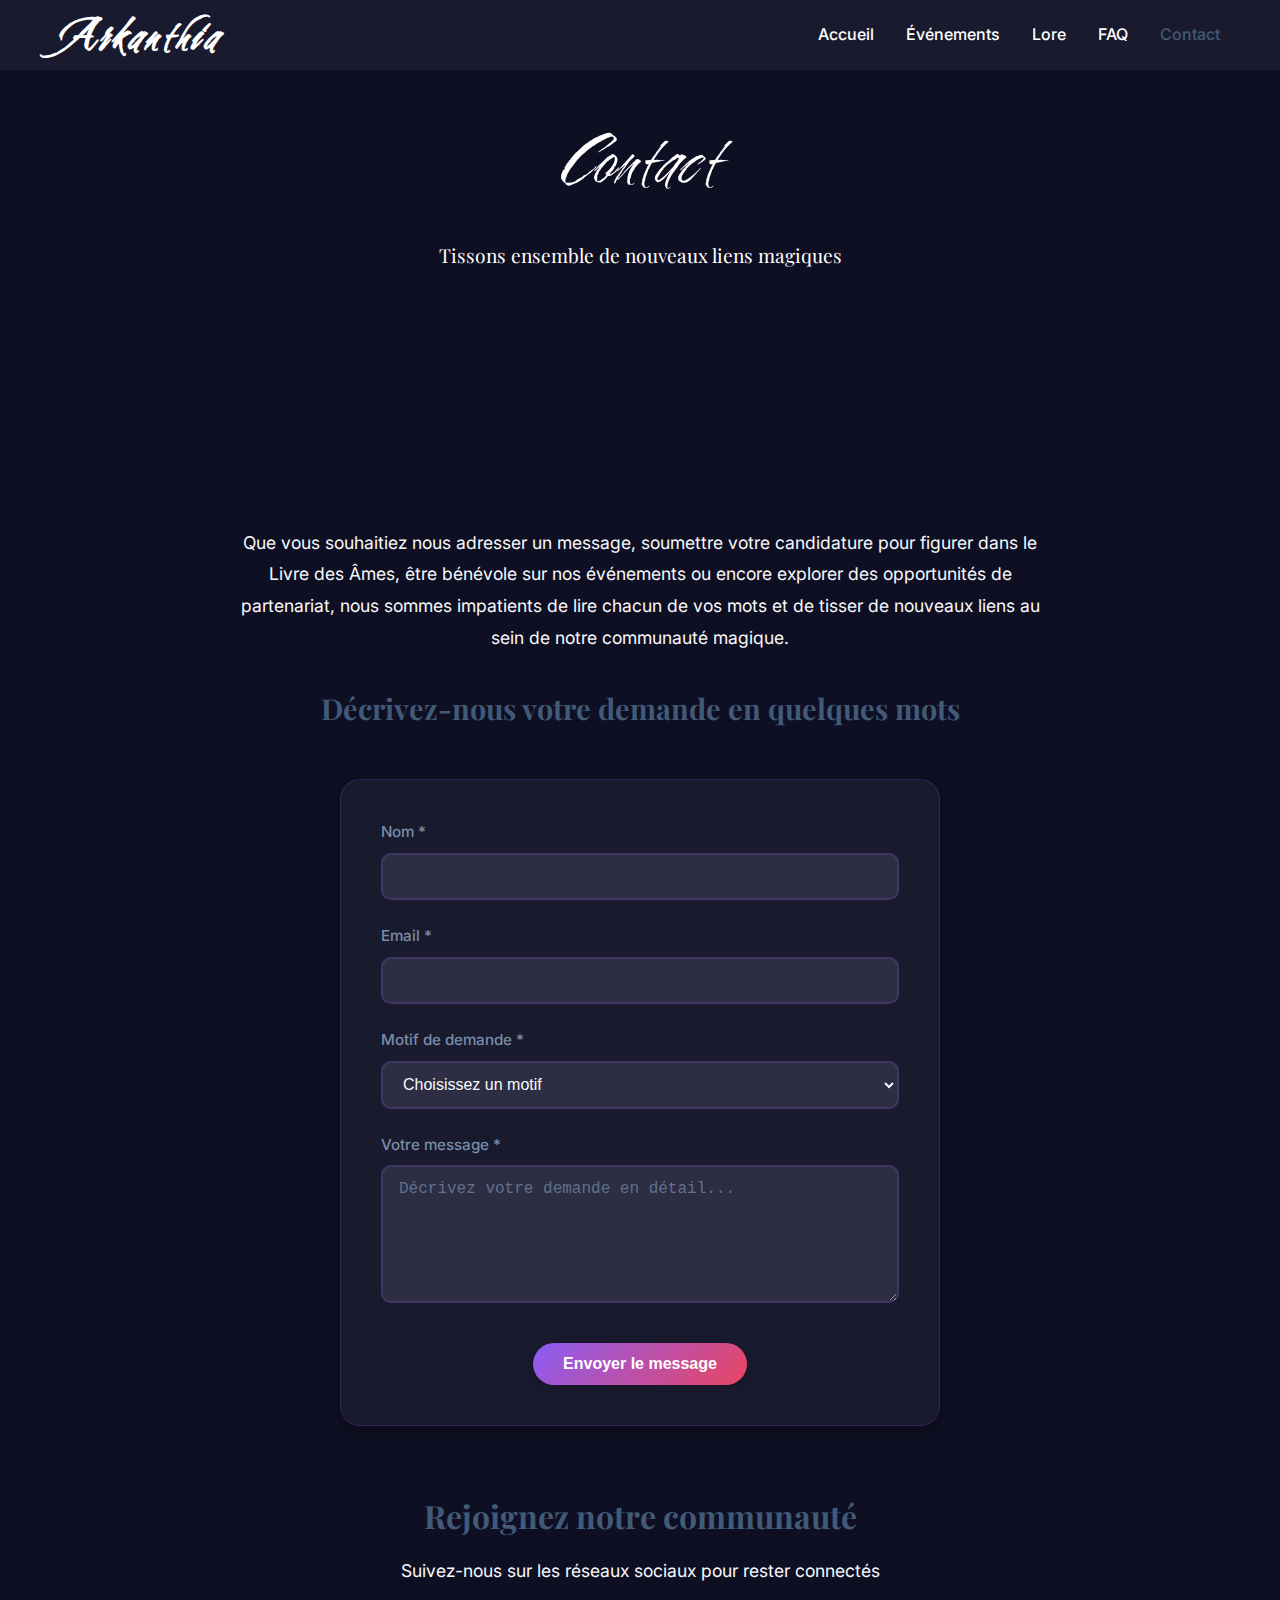
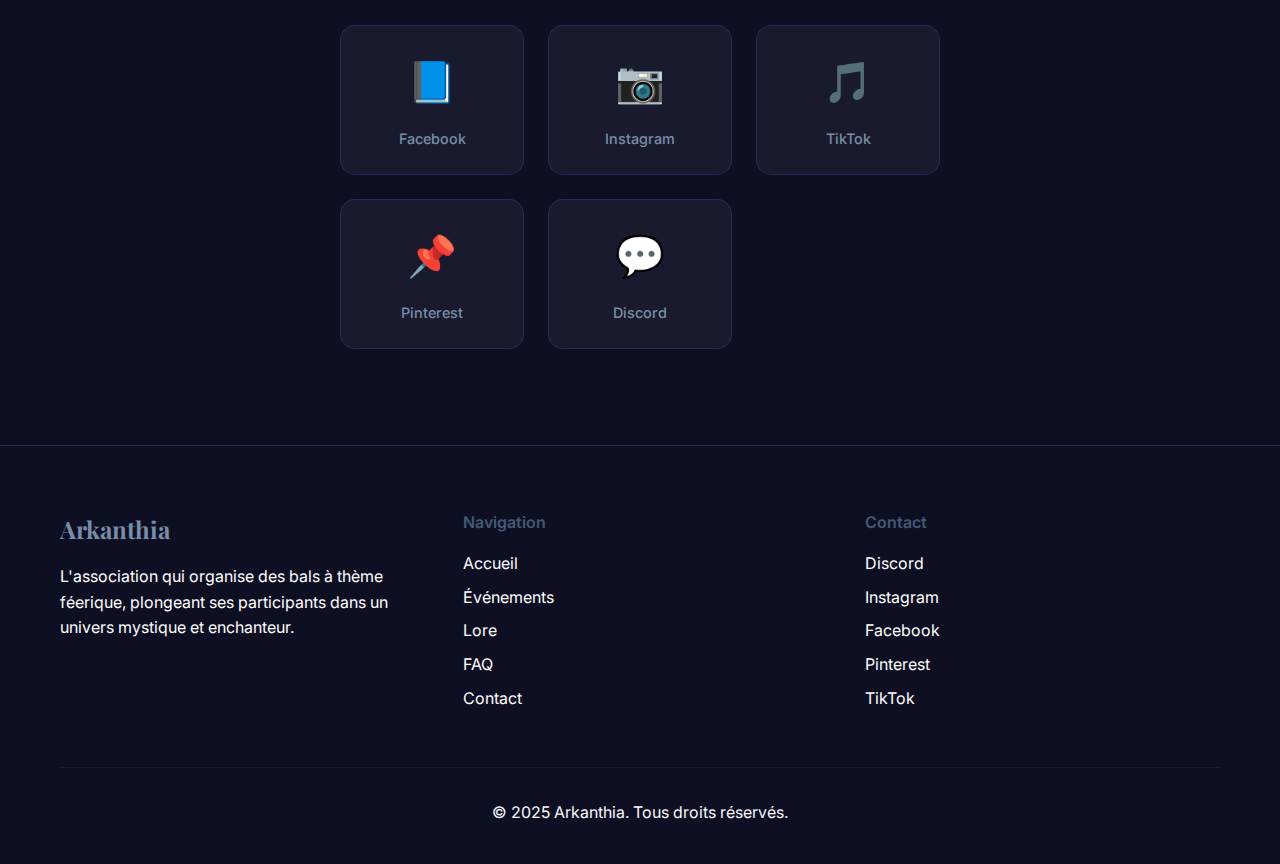
<file: contact.html>
<!DOCTYPE html>
<html lang="fr">

<head>
    <meta charset="UTF-8">
    <meta name="viewport" content="width=device-width, initial-scale=1.0">
    <title>Contact - Arkanthia</title>
    <link rel="stylesheet" href="css/styles.css">
    <link rel="icon" href="img/Logo150x150.png">
    <link rel="preconnect" href="https://fonts.googleapis.com">
    <link rel="preconnect" href="https://fonts.gstatic.com" crossorigin>
    <link rel="icon" href="https://fonts.gstatic.com/s/i/productlogos/google/v2/1x/logo_google_google_logo_2021_css_48px_big.png">
    <link
        href="https://fonts.googleapis.com/css2?family=Inter:wght@300;400;500;600;700&family=Playfair+Display:wght@400;500;600;700&display=swap"
        rel="stylesheet">
    <link href="https://fonts.googleapis.com/css2?family=Cherish&display=swap" rel="stylesheet">
</head>

<body>
    <!-- Navigation -->
    <nav class="navbar">
        <div class="nav-container">
            <div class="nav-logo">
                <h1>Arkanthia</h1>
            </div>
            <div class="nav-menu" id="nav-menu">
                <a href="index.html" class="nav-link">Accueil</a>
                <a href="evenements.html" class="nav-link">Événements</a>
                <a href="lore.html" class="nav-link">Lore</a>
                <a href="faq.html" class="nav-link">FAQ</a>
                <a href="contact.html" class="nav-link active">Contact</a>
            </div>
            <div class="nav-toggle" id="nav-toggle">
                <span></span>
                <span></span>
                <span></span>
            </div>
        </div>
    </nav>

    <!-- Hero Section -->
    <section class="contact-page-hero">
        <div class="container">
            <div class="section-header">
                <h1 class="section-title">Contact</h1>
                <p class="section-subtitle">Tissons ensemble de nouveaux liens magiques</p>
            </div>
        </div>
    </section>

    <!-- Contact Section -->
    <section class="contact-section">
        <div class="container">
            <!-- Description -->
            <div class="contact-description">
                <p>Que vous souhaitiez nous adresser un message, soumettre votre candidature pour figurer dans le Livre des Âmes, être bénévole sur nos événements ou encore explorer des opportunités de partenariat, nous sommes impatients de lire chacun de vos mots et de tisser de nouveaux liens au sein de notre communauté magique.</p>
                <h3 class="contact-form-title">Décrivez-nous votre demande en quelques mots</h3>
            </div>

            <!-- Formulaire de Contact -->
            <div class="contact-form-container">
                <form class="contact-form" action="#" method="POST">
                    <div class="form-group">
                        <label for="name" class="form-label">Nom *</label>
                        <input type="text" id="name" name="name" class="form-input" required>
                    </div>

                    <div class="form-group">
                        <label for="email" class="form-label">Email *</label>
                        <input type="email" id="email" name="email" class="form-input" required>
                    </div>

                    <div class="form-group">
                        <label for="subject" class="form-label">Motif de demande *</label>
                        <select id="subject" name="subject" class="form-select" required>
                            <option value="">Choisissez un motif</option>
                            <option value="demande-info">Demande d'informations</option>
                            <option value="benevole">Être bénévole</option>
                            <option value="prestataire">Être prestataire</option>
                            <option value="partenariat">Un Partenariat</option>
                            <option value="livre-ames">Le livre des âmes</option>
                            <option value="reclamation">Réclamation</option>
                            <option value="autre">Autre</option>
                        </select>
                    </div>

                    <div class="form-group">
                        <label for="message" class="form-label">Votre message *</label>
                        <textarea id="message" name="message" class="form-textarea" rows="6" placeholder="Décrivez votre demande en détail..." required></textarea>
                    </div>

                    <div class="form-actions">
                        <button type="submit" class="btn btn-primary">Envoyer le message</button>
                    </div>
                </form>
            </div>

            <!-- Liens Sociaux -->
            <div class="social-links-section">
                <h3 class="social-links-title">Rejoignez notre communauté</h3>
                <p class="social-links-subtitle">Suivez-nous sur les réseaux sociaux pour rester connectés</p>
                
                <div class="social-links-grid">
                    <a href="https://www.facebook.com/people/Arkanthia/61557889413712/" class="social-link facebook">
                        <div class="social-icon">📘</div>
                        <span class="social-name">Facebook</span>
                    </a>
                    
                    <a href="https://www.instagram.com/talesofarkanthia/" class="social-link instagram">
                        <div class="social-icon">📷</div>
                        <span class="social-name">Instagram</span>
                    </a>
                    
                    <a href="https://www.tiktok.com/@talesofarkanthia" class="social-link tiktok">
                        <div class="social-icon">🎵</div>
                        <span class="social-name">TikTok</span>
                    </a>
                    
                    <a href="https://www.pinterest.fr/talesofarkanthia" class="social-link pinterest">
                        <div class="social-icon">📌</div>
                        <span class="social-name">Pinterest</span>
                    </a>
                    
                    <a href="https://discord.com/invite/2PE3yMR7Ep" class="social-link discord">
                        <div class="social-icon">💬</div>
                        <span class="social-name">Discord</span>
                    </a>
                </div>
            </div>
        </div>
    </section>

    <!-- Footer -->
    <footer class="footer">
        <div class="container">
            <div class="footer-content">
                <div class="footer-section">
                    <h3 class="footer-title">Arkanthia</h3>
                    <p>L'association qui organise des bals à thème féerique, plongeant ses participants dans un univers
                        mystique et enchanteur.</p>
                </div>
                <div class="footer-section">
                    <h4>Navigation</h4>
                    <ul class="footer-links">
                        <li><a href="index.html">Accueil</a></li>
                        <li><a href="evenements.html">Événements</a></li>
                        <li><a href="lore.html">Lore</a></li>
                        <li><a href="faq.html">FAQ</a></li>
                        <li><a href="contact.html">Contact</a></li>
                    </ul>
                </div>
                <div class="footer-section">
                    <h4>Contact</h4>
                    <ul class="footer-links">
                        <li><a href="https://discord.com/invite/2PE3yMR7Ep">Discord</a></li>
                        <li><a href="https://www.instagram.com/talesofarkanthia/">Instagram</a></li>
                        <li><a href="https://www.facebook.com/p/Arkanthia-61557889413712/">Facebook</a></li>
                        <li><a href="https://www.pinterest.fr/talesofarkanthia">Pinterest</a></li>
                        <li><a href="https://www.tiktok.com/@talesofarkanthia">TikTok</a></li>
                    </ul>
                </div>
            </div>
            <div class="footer-bottom">
                <p>&copy; 2025 Arkanthia. Tous droits réservés.</p>
            </div>
        </div>
    </footer>

    <script src="js/main.js"></script>
</body>

</html>
</file>
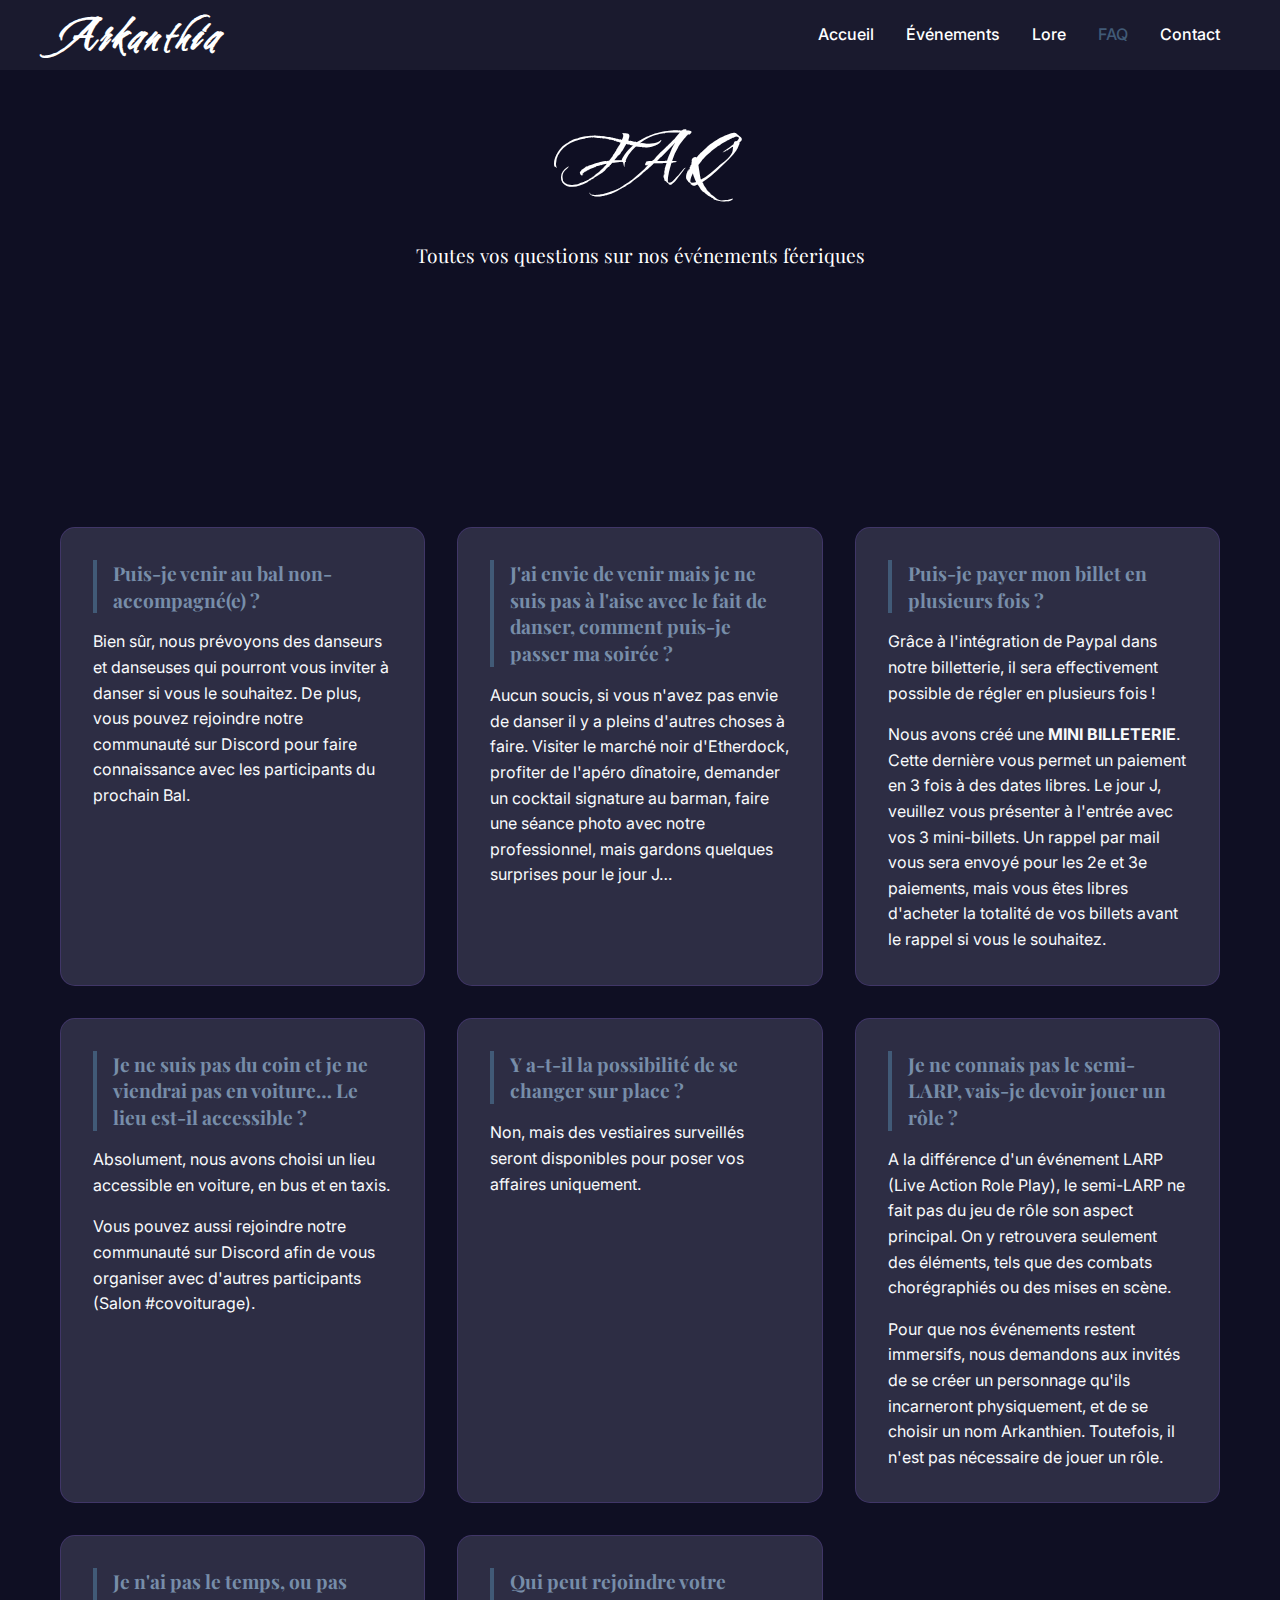
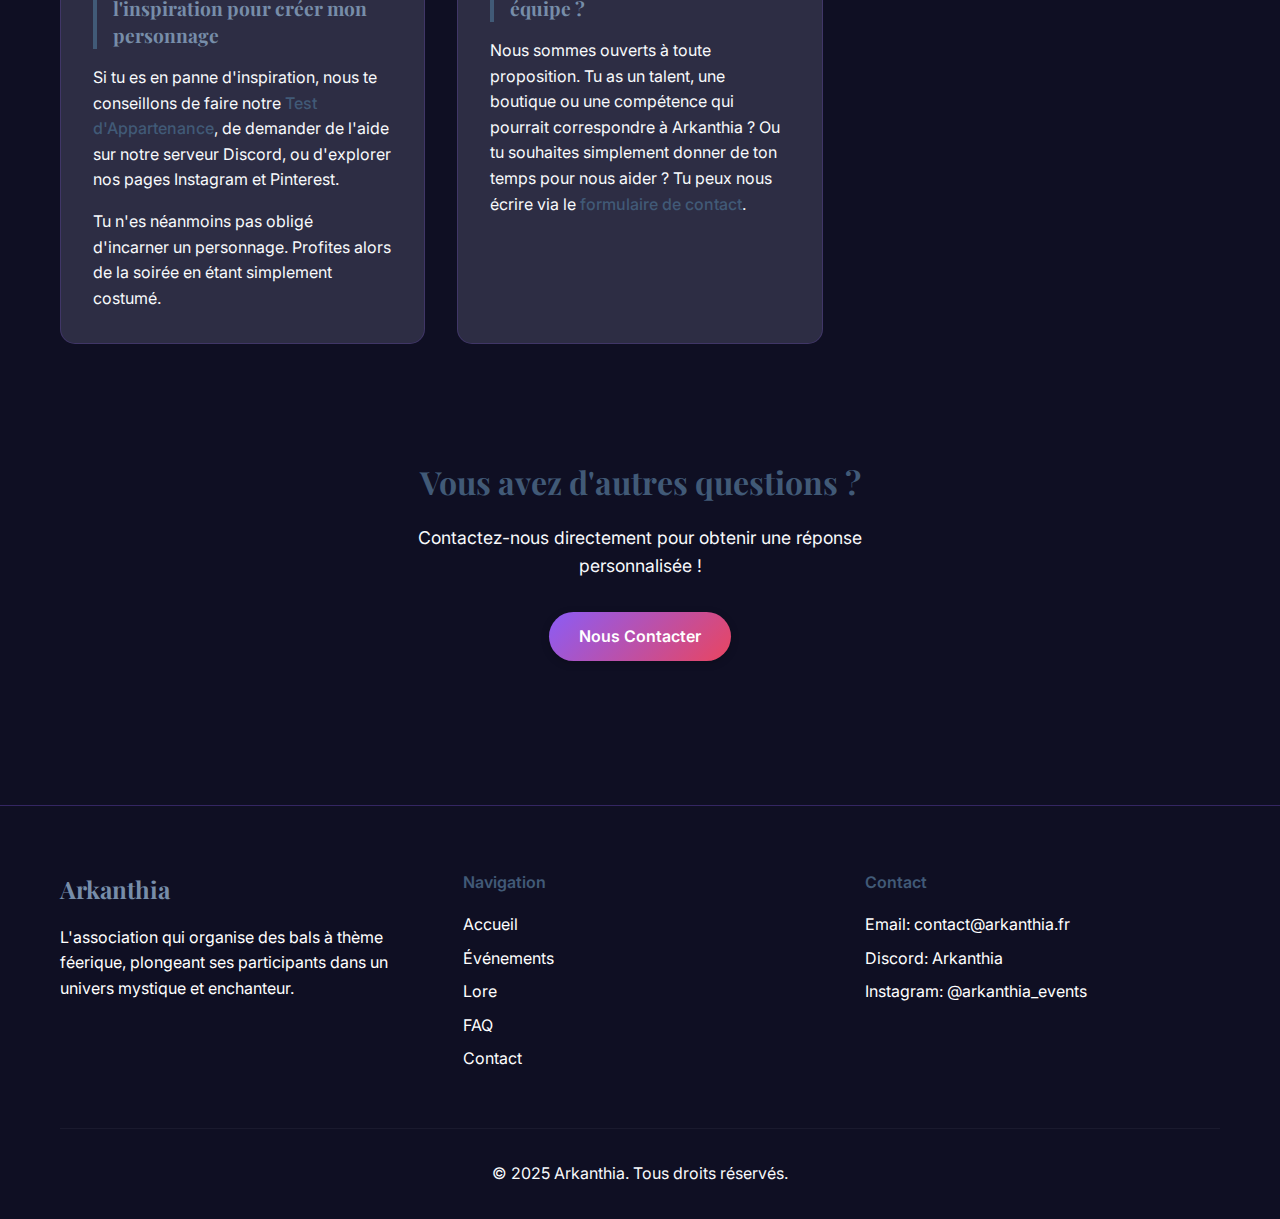
<file: faq.html>
<!DOCTYPE html>
<html lang="fr">

<head>
    <meta charset="UTF-8">
    <meta name="viewport" content="width=device-width, initial-scale=1.0">
    <title>FAQ - Arkanthia</title>
    <link rel="stylesheet" href="css/styles.css">
    <link rel="icon" href="img/Logo150x150.png">
    <link rel="preconnect" href="https://fonts.googleapis.com">
    <link rel="preconnect" href="https://fonts.gstatic.com" crossorigin>
    <link
        href="https://fonts.googleapis.com/css2?family=Inter:wght@300;400;500;600;700&family=Playfair+Display:wght@400;500;600;700&display=swap"
        rel="stylesheet">
    <link href="https://fonts.googleapis.com/css2?family=Cherish&display=swap" rel="stylesheet">
</head>

<body>
    <!-- Navigation -->
    <nav class="navbar">
        <div class="nav-container">
            <div class="nav-logo">
                <h1>Arkanthia</h1>
            </div>
            <div class="nav-menu">
                <a href="index.html" class="nav-link">Accueil</a>
                <a href="evenements.html" class="nav-link">Événements</a>
                <a href="lore.html" class="nav-link">Lore</a>
                <a href="faq.html" class="nav-link active">FAQ</a>
                <a href="contact.html" class="nav-link">Contact</a>
            </div>
            <div class="nav-toggle">
                <span></span>
                <span></span>
                <span></span>
            </div>
        </div>
    </nav>

    <!-- Hero Section -->
    <section class="faq-page-hero">
        <div class="container">
            <div class="section-header">
                <h1 class="section-title">FAQ</h1>
                <p class="section-subtitle">Toutes vos questions sur nos événements féeriques</p>
            </div>
        </div>
    </section>

    <!-- FAQ Section -->
    <section class="faq-section">
        <div class="container">
            <div class="faq-grid">
                <!-- Question 1 -->
                <div class="faq-item">
                    <h3 class="faq-question">Puis-je venir au bal non-accompagné(e) ?</h3>
                    <div class="faq-answer">
                        <p>Bien sûr, nous prévoyons des danseurs et danseuses qui pourront vous inviter à danser si vous le souhaitez. De plus, vous pouvez rejoindre notre communauté sur Discord pour faire connaissance avec les participants du prochain Bal.</p>
                    </div>
                </div>

                <!-- Question 2 -->
                <div class="faq-item">
                    <h3 class="faq-question">J'ai envie de venir mais je ne suis pas à l'aise avec le fait de danser, comment puis-je passer ma soirée ?</h3>
                    <div class="faq-answer">
                        <p>Aucun soucis, si vous n'avez pas envie de danser il y a pleins d'autres choses à faire. Visiter le marché noir d'Etherdock, profiter de l'apéro dînatoire, demander un cocktail signature au barman, faire une séance photo avec notre professionnel, mais gardons quelques surprises pour le jour J…</p>
                    </div>
                </div>

                <!-- Question 3 -->
                <div class="faq-item">
                    <h3 class="faq-question">Puis-je payer mon billet en plusieurs fois ?</h3>
                    <div class="faq-answer">
                        <p>Grâce à l'intégration de Paypal dans notre billetterie, il sera effectivement possible de régler en plusieurs fois !</p>
                        <p>Nous avons créé une <strong>MINI BILLETERIE</strong>. Cette dernière vous permet un paiement en 3 fois à des dates libres. Le jour J, veuillez vous présenter à l'entrée avec vos 3 mini-billets. Un rappel par mail vous sera envoyé pour les 2e et 3e paiements, mais vous êtes libres d'acheter la totalité de vos billets avant le rappel si vous le souhaitez.</p>
                    </div>
                </div>

                <!-- Question 4 -->
                <div class="faq-item">
                    <h3 class="faq-question">Je ne suis pas du coin et je ne viendrai pas en voiture… Le lieu est-il accessible ?</h3>
                    <div class="faq-answer">
                        <p>Absolument, nous avons choisi un lieu accessible en voiture, en bus et en taxis.</p>
                        <p>Vous pouvez aussi rejoindre notre communauté sur Discord afin de vous organiser avec d'autres participants (Salon #covoiturage).</p>
                    </div>
                </div>

                <!-- Question 5 -->
                <div class="faq-item">
                    <h3 class="faq-question">Y a-t-il la possibilité de se changer sur place ?</h3>
                    <div class="faq-answer">
                        <p>Non, mais des vestiaires surveillés seront disponibles pour poser vos affaires uniquement.</p>
                    </div>
                </div>

                <!-- Question 6 -->
                <div class="faq-item">
                    <h3 class="faq-question">Je ne connais pas le semi-LARP, vais-je devoir jouer un rôle ?</h3>
                    <div class="faq-answer">
                        <p>A la différence d'un événement LARP (Live Action Role Play), le semi-LARP ne fait pas du jeu de rôle son aspect principal. On y retrouvera seulement des éléments, tels que des combats chorégraphiés ou des mises en scène.</p>
                        <p>Pour que nos événements restent immersifs, nous demandons aux invités de se créer un personnage qu'ils incarneront physiquement, et de se choisir un nom Arkanthien. Toutefois, il n'est pas nécessaire de jouer un rôle.</p>
                    </div>
                </div>

                <!-- Question 7 -->
                <div class="faq-item">
                    <h3 class="faq-question">Je n'ai pas le temps, ou pas l'inspiration pour créer mon personnage</h3>
                    <div class="faq-answer">
                        <p>Si tu es en panne d'inspiration, nous te conseillons de faire notre <a href="lore.html#belonging-test" class="faq-link">Test d'Appartenance</a>, de demander de l'aide sur notre serveur Discord, ou d'explorer nos pages Instagram et Pinterest.</p>
                        <p>Tu n'es néanmoins pas obligé d'incarner un personnage. Profites alors de la soirée en étant simplement costumé.</p>
                    </div>
                </div>

                <!-- Question 8 -->
                <div class="faq-item">
                    <h3 class="faq-question">Qui peut rejoindre votre équipe ?</h3>
                    <div class="faq-answer">
                        <p>Nous sommes ouverts à toute proposition. Tu as un talent, une boutique ou une compétence qui pourrait correspondre à Arkanthia ? Ou tu souhaites simplement donner de ton temps pour nous aider ? Tu peux nous écrire via le <a href="contact.html" class="faq-link">formulaire de contact</a>.</p>
                    </div>
                </div>
            </div>

            <!-- Contact CTA -->
            <div class="faq-cta">
                <h3 class="faq-cta-title">Vous avez d'autres questions ?</h3>
                <p class="faq-cta-text">Contactez-nous directement pour obtenir une réponse personnalisée !</p>
                <a href="contact.html" class="btn btn-primary">Nous Contacter</a>
            </div>
        </div>
    </section>

    <!-- Footer -->
    <footer class="footer">
        <div class="container">
            <div class="footer-content">
                <div class="footer-section">
                    <h3 class="footer-title">Arkanthia</h3>
                    <p>L'association qui organise des bals à thème féerique, plongeant ses participants dans un univers
                        mystique et enchanteur.</p>
                </div>
                <div class="footer-section">
                    <h4>Navigation</h4>
                    <ul class="footer-links">
                        <li><a href="index.html">Accueil</a></li>
                        <li><a href="evenements.html">Événements</a></li>
                        <li><a href="lore.html">Lore</a></li>
                        <li><a href="faq.html">FAQ</a></li>
                        <li><a href="contact.html">Contact</a></li>
                    </ul>
                </div>
                <div class="footer-section">
                    <h4>Contact</h4>
                    <ul class="footer-links">
                        <li>Email: contact@arkanthia.fr</li>
                        <li>Discord: Arkanthia</li>
                        <li>Instagram: @arkanthia_events</li>
                    </ul>
                </div>
            </div>
            <div class="footer-bottom">
                <p>&copy; 2025 Arkanthia. Tous droits réservés.</p>
            </div>
        </div>
    </footer>

    <script src="js/main.js"></script>
</body>

</html>
</file>
<file: css/styles.css>
/* ===== VARIABLES CSS ===== */
:root {
    /* Couleurs féeriques sombres */
    --primary-color: #1a1a2e;
    --secondary-color: #0d1b2a;
    --tertiary-color: #1b263b;
    --quaternary-color: #415a77;
    --quinary-color: #778da9;
    --senary-color: #e0e1dd;
    --white: #ffffff;
    --black: #0f0f23;
    --gray-light: #2d2d44;
    --gray-dark: #1a1a2e;
    --moonlight: #f8fafc;

    /* Gradients simples */
    --gradient-primary: linear-gradient(135deg, #1a1a2e 0%, #16213e 100%);
    --gradient-secondary: linear-gradient(135deg, #8b5cf6 0%, #e94560 100%);

    /* Ombres simples */
    --shadow-light: 0 2px 8px rgba(0, 0, 0, 0.2);
    --shadow-medium: 0 4px 16px rgba(0, 0, 0, 0.3);

    /* Typographie */
    --font-primary: 'Inter', sans-serif;
    --font-accent: 'Playfair Display', serif;
    --font-cherish: 'Cherish', cursive;
}

/* ===== RESET ET BASE ===== */
* {
    margin: 0;
    padding: 0;
    box-sizing: border-box;
}

body {
    font-family: var(--font-primary);
    line-height: 1.6;
    color: var(--moonlight);
    background: var(--black);
}

.container {
    max-width: 1200px;
    margin: 0 auto;
    padding: 0 20px;
}

/* ===== NAVIGATION ===== */
.navbar {
    background: var(--primary-color);
    position: fixed;
    top: 0;
    width: 100%;
    z-index: 1000;
    border-bottom: 1px solid var(--mystic-purple);
}

.nav-container {
    max-width: 1200px;
    margin: 0 auto;
    padding: 0 20px;
    display: flex;
    justify-content: space-between;
    align-items: center;
    height: 70px;
}

.nav-logo h1 {
    font-family: var(--font-cherish);
    font-size: 3rem;
    color: var(--white);
    letter-spacing: 4px;
}

.nav-menu {
    display: flex;
    gap: 2rem;
}

.nav-link {
    color: var(--white);
    text-decoration: none;
    font-weight: 500;
    transition: color 0.3s ease;
}

.nav-link:hover,
.nav-link.active {
    color: var(--quaternary-color);
}

.nav-toggle {
    display: none;
    flex-direction: column;
    cursor: pointer;
}

.nav-toggle span {
    width: 25px;
    height: 3px;
    background: var(--white);
    margin: 3px 0;
    transition: 0.3s;
}

/* ===== HERO SECTION ===== */
.hero {
    background: linear-gradient(rgba(26, 26, 46, 0.8), rgba(22, 33, 62, 0.8)),
        url('https://plus.unsplash.com/premium_photo-1725408104122-12319e0cc010?q=80&w=1170&auto=format&fit=crop&ixlib=rb-4.1.0&ixid=M3wxMjA3fDB8MHxwaG90by1wYWdlfHx8fGVufDB8fHx8fA%3D%3D');
    background-size: cover;
    background-position: center;
    min-height: 100vh;
    display: flex;
    align-items: center;
    padding-top: 70px;
}

.hero-container {
    max-width: 1200px;
    margin: 0 auto;
    padding: 0 20px;
    display: grid;
    grid-template-columns: 1fr 1fr;
    gap: 4rem;
    align-items: center;
}

.hero-content {
    color: var(--white);
}

.hero-title {
    color: var(--moonlight);
    font-family: var(--font-accent);
    font-size: 3.5rem;
    margin-bottom: 1rem;
    line-height: 1.2;
    letter-spacing: 2px;
}

.hero-title .highlight {
    color: var(--white);
    font-family: var(--font-cherish);
    font-size: 8rem;
    letter-spacing: 4px;
}

.hero-subtitle {
    font-size: 1.3rem;
    margin-bottom: 1.5rem;
    color: var(--quinary-color);
    font-weight: 300;
}

.hero-description {
    font-size: 1.1rem;
    margin-bottom: 2rem;
    line-height: 1.8;
    color: var(--moonlight);
}

.hero-buttons {
    display: flex;
    gap: 1rem;
    flex-wrap: wrap;
}

.hero-visual {
    display: flex;
    justify-content: center;
    align-items: center;
}

.hero-image-img {
    width: 100%;
    height: 100%;
    background: var(--gradient-primary);
    border-radius: 20px;
    display: flex;
    align-items: center;
    justify-content: center;
    box-shadow: var(--shadow-medium);
}

.btn {
    display: inline-block;
    padding: 12px 30px;
    text-decoration: none;
    border-radius: 50px;
    font-weight: 600;
    transition: all 0.3s ease;
    border: none;
    cursor: pointer;
    font-size: 1rem;
}

.btn-primary {
    background: var(--gradient-secondary);
    color: var(--white);
    box-shadow: var(--shadow-light);
}

.btn-primary:hover {
    transform: translateY(-2px);
    box-shadow: var(--shadow-medium);
}

.btn-secondary {
    background: transparent;
    color: var(--white);
    border: 2px solid var(--white);
}

.btn-secondary:hover {
    background: var(--white);
    color: var(--primary-color);
}

.btn-outline {
    background: transparent;
    color: var(--mystic-purple);
    border: 2px solid var(--mystic-purple);
}

.btn-outline:hover {
    background: var(--mystic-purple);
    color: var(--white);
}

/* ===== SECTIONS GÉNÉRALES ===== */
.section-header {
    text-align: center;
    margin-bottom: 4rem;
}

.section-title {
    font-family: var(--font-cherish);
    font-weight: 400;
    font-size: 5rem;
    color: var(--white);
    margin-bottom: 1rem;
    letter-spacing: 2px;
}

.section-subtitle {
    font-size: 1.2rem;
    font-family: var(--font-accent);
    color: var(--quinary-color);
    font-weight: 300;
}


/* ===== NEXT EVENT SECTION ===== */
.next-event-hero {
    padding: 6rem 0;
    background-image: url('https://talesofarkanthia.fr/wp-content/uploads/2024/04/banner.jpg');
    background-position-y: 50%;
    background-size: cover;
    background-position: center;
}

.event-highlight {
    display: grid;
    grid-template-columns: 1fr 1fr;
    gap: 3rem;
    align-items: center;
    background: var(--gray-dark);
    box-shadow: var(--shadow-medium);
    border-radius: 20px;
    padding: 2rem;
}

.event-image img {
    width: 100%;
    height: 300px;
    object-fit: cover;
    border-radius: 15px;
    box-shadow: var(--shadow-medium);
}

.event-details {
    color: var(--moonlight);
}

.event-details .event-title {
    font-family: var(--font-accent);
    font-size: 2rem;
    color: var(--quaternary-color);
    margin-bottom: 1rem;
}

.event-date,
.event-location {
    color: var(--quinary-color);
    font-weight: 500;
    margin-bottom: 0.5rem;
}

.event-description {
    margin-bottom: 1.5rem;
    line-height: 1.6;
}

.event-features {
    display: flex;
    flex-wrap: wrap;
    gap: 0.5rem;
    margin-bottom: 2rem;
}

.feature {
    background: rgba(139, 92, 246, 0.2);
    color: var(--mystic-purple);
    padding: 0.5rem 1rem;
    border-radius: 20px;
    font-size: 0.9rem;
    border: 1px solid rgba(139, 92, 246, 0.3);
}

.event-actions {
    display: flex;
    gap: 1rem;
    flex-wrap: wrap;
}

/* ===== ABOUT SECTION ===== */
.about-section {
    padding: 6rem 0;
    background: var(--gray-light);
}

.about-content {
    display: grid;
    grid-template-columns: 1fr 1fr;
    gap: 4rem;
    align-items: center;
}

.about-text p {
    font-size: 1.1rem;
    line-height: 1.8;
    margin-bottom: 1.5rem;
    color: var(--moonlight);
}

.about-stats {
    display: grid;
    grid-template-columns: repeat(3, 1fr);
    gap: 2rem;
    margin-top: 2rem;
}

.stat-item {
    text-align: center;
    padding: 1.5rem;
    background: rgba(139, 92, 246, 0.1);
    border-radius: 15px;
    border: 1px solid rgba(139, 92, 246, 0.2);
}

.stat-number {
    display: block;
    font-family: var(--font-accent);
    font-size: 2.5rem;
    color: var(--white);
    margin-bottom: 0.5rem;
}

.stat-label {
    font-size: 0.9rem;
    color: var(--quinary-color);
    font-weight: 500;
}

.about-visual-img {
    width: 100%;
    height: 100%;
    background: var(--gradient-primary);
    border-radius: 20px;
    display: flex;
}

/* ===== LORE PREVIEW ===== */
.lore-page-hero {
    padding: 6rem 0;
    /* background-image: url('https://i.pinimg.com/736x/66/b0/18/66b018041878b2060fddb9f09e913935.jpg'); */
    /* background-image: url('https://i.pinimg.com/736x/ed/d5/39/edd539117def46dc148ce9351e02d50b.jpg'); */
    background-image: url('https://i.pinimg.com/1200x/54/b7/01/54b701683267d70582bc648a0f284f1e.jpg');
    background-size: cover;
    background-position-y: 95%;
}

.lore-page-hero .section-subtitle {
    color: var(--white);
    font-family: var(--font-accent);
    font-size: 1.2rem;
    font-weight: 300;
}

.lore-preview {
    padding: 6rem 0;
    background: var(--gradient-primary);
}

.lore-content {
    display: grid;
    grid-template-columns: 1fr 1fr;
    gap: 4rem;
    align-items: center;
}

.lore-excerpt {
    margin-bottom: 2rem;
    padding: 1.5rem;
    background: rgba(139, 92, 246, 0.1);
    border-radius: 15px;
    border-left: 4px solid var(--quaternary-color);
}

.lore-excerpt h3 {
    font-family: var(--font-accent);
    font-size: 1.3rem;
    color: var(--quinary-color);
    margin-bottom: 1rem;
}

.lore-excerpt p {
    color: var(--moonlight);
    line-height: 1.6;
}

.lore-cta {
    border: 1px solid var(--quinary-color);
    border-radius: 8px;
    padding: 0.5rem 1rem;
    font-family: var(--font-accent);
    font-weight: 400;
    text-decoration: none;
    font-size: 1.2rem;
    color: var(--quinary-color);
    margin-bottom: 2rem;
}

.lore-visual {
    display: flex;
    justify-content: center;
}

.lore-visual-img {
    width: 100%;
    height: 100%;
    background: var(--gradient-primary);
    border-radius: 20px;
    display: flex;
}

/* ===== FAQ PREVIEW ===== */

.faq-page-hero {
    padding: 6rem 0;
    background-image: url('https://talesofarkanthia.fr/wp-content/uploads/2024/04/banner.jpg');
    background-size: cover;
    background-position-y: 50%;
}

.faq-page-hero .section-subtitle {
    color: var(--white);
    font-family: var(--font-accent);
    font-size: 1.2rem;
    font-weight: 300;
}

.faq-preview {
    padding: 6rem 0;
    background: var(--black);
}

.faq-grid {
    display: grid;
    grid-template-columns: repeat(auto-fit, minmax(350px, 1fr));
    gap: 2rem;
    margin-bottom: 3rem;
}

.faq-item {
    background: var(--gray-light);
    padding: 2rem;
    border-radius: 15px;
    border: 1px solid rgba(139, 92, 246, 0.2);
    transition: all 0.3s ease;
}

.faq-item:hover {
    transform: translateY(-5px);
    box-shadow: var(--shadow-medium);
}

.faq-item h3 {
    font-family: var(--font-accent);
    font-size: 1.2rem;
    color: var(--quinary-color);
    margin-bottom: 1rem;
}

.faq-item p {
    color: var(--moonlight);
    line-height: 1.6;
}

.faq-cta {
    text-align: center;
}

/* ===== FAQ PAGE ===== */
.faq-section {
    padding: 6rem 0;
    background: var(--black);
}

.faq-section .faq-grid {
    margin-bottom: 4rem;
}

.faq-question {
    font-size: 1.3rem;
    margin-bottom: 1.5rem;
    line-height: 1.4;
    border-left: 4px solid var(--quaternary-color);
    padding-left: 1rem;
}

.faq-answer {
    color: var(--moonlight);
    line-height: 1.8;
}

.faq-answer p {
    margin-bottom: 1rem;
    font-size: 1rem;
}

.faq-answer p:last-child {
    margin-bottom: 0;
}

.faq-link {
    color: var(--quaternary-color);
    text-decoration: none;
    font-weight: 500;
    transition: color 0.3s ease;
}

.faq-link:hover {
    color: var(--quinary-color);
    text-decoration: underline;
}

.faq-cta {
    text-align: center;
    padding: 3rem;
    max-width: 600px;
    margin: 0 auto;
}

.faq-cta-title {
    font-family: var(--font-accent);
    font-size: 2rem;
    color: var(--quaternary-color);
    margin-bottom: 1rem;
}

.faq-cta-text {
    color: var(--moonlight);
    font-size: 1.1rem;
    margin-bottom: 2rem;
    line-height: 1.6;
}

/* ===== CONTACT PREVIEW ===== */
.contact-preview {
    padding: 6rem 0;
    background: var(--gray-light);
}

.contact-content {
    display: grid;
    grid-template-columns: 2fr 1fr;
    gap: 3rem;
    align-items: center;
}

.contact-info {
    display: grid;
    gap: 1.5rem;
}

.contact-item {
    display: flex;
    align-items: center;
    padding: 1.5rem;
    background: rgba(139, 92, 246, 0.1);
    border-radius: 15px;
    border: 1px solid rgba(139, 92, 246, 0.2);
    transition: all 0.3s ease;
}

.contact-item:hover {
    transform: translateX(10px);
    background: rgba(139, 92, 246, 0.2);
}

.contact-icon .placeholder-icon {
    font-size: 2rem;
    margin-right: 1rem;
    color: var(--quaternary-color);
}

.contact-details h4 {
    font-family: var(--font-accent);
    font-size: 1.1rem;
    color: var(--quaternary-color);
    margin-bottom: 0.3rem;
}

.contact-details p {
    color: var(--moonlight);
    font-weight: 500;
}

.contact-form-preview {
    text-align: center;
    padding: 2rem;
    background: rgba(255, 255, 255, 0.05);
    border-radius: 15px;
    border: 1px solid rgba(255, 255, 255, 0.1);
}

.contact-form-preview p {
    color: var(--moonlight);
    margin-bottom: 1.5rem;
    line-height: 1.6;
}

/* ===== CONTACT PAGE ===== */
.contact-page-hero {
    padding: 6rem 0;
    background-image: url('https://talesofarkanthia.fr/wp-content/uploads/2024/04/banner.jpg');
    background-size: cover;
    background-position: center;
}

.contact-page-hero .section-subtitle {
    color: var(--white);
    font-family: var(--font-accent);
    font-size: 1.2rem;
    font-weight: 300;
}

.contact-section {
    padding: 6rem 0;
    background: var(--black);
}

.contact-description {
    text-align: center;
    max-width: 800px;
    margin: 0 auto 3rem;
}

.contact-description p {
    color: var(--moonlight);
    font-size: 1.1rem;
    line-height: 1.8;
    margin-bottom: 2rem;
}

.contact-form-title {
    font-family: var(--font-accent);
    font-size: 1.8rem;
    color: var(--quaternary-color);
    margin-bottom: 2rem;
}

/* ===== FORMULAIRE DE CONTACT ===== */
.contact-form-container {
    max-width: 600px;
    margin: 0 auto 4rem;
}

.contact-form {
    background: var(--gray-dark);
    padding: 2.5rem;
    border-radius: 20px;
    border: 1px solid rgba(139, 92, 246, 0.2);
    box-shadow: var(--shadow-medium);
}

.form-group {
    margin-bottom: 1.5rem;
}

.form-label {
    display: block;
    color: var(--quinary-color);
    font-weight: 500;
    margin-bottom: 0.5rem;
    font-size: 0.95rem;
}

.form-input,
.form-select,
.form-textarea {
    width: 100%;
    padding: 0.8rem 1rem;
    border: 2px solid rgba(139, 92, 246, 0.2);
    border-radius: 10px;
    background: var(--gray-light);
    color: var(--moonlight);
    font-size: 1rem;
    transition: all 0.3s ease;
}

.form-input:focus,
.form-select:focus,
.form-textarea:focus {
    outline: none;
    border-color: var(--quaternary-color);
    box-shadow: 0 0 0 3px rgba(139, 92, 246, 0.1);
}

.form-input::placeholder,
.form-textarea::placeholder {
    color: var(--quinary-color);
    opacity: 0.7;
}

.form-textarea {
    resize: vertical;
    min-height: 120px;
}

.form-actions {
    text-align: center;
    margin-top: 2rem;
}

/* ===== LIENS SOCIAUX ===== */
.social-links-section {
    text-align: center;
    max-width: 800px;
    margin: 0 auto;
}

.social-links-title {
    font-family: var(--font-accent);
    font-size: 2rem;
    color: var(--quaternary-color);
    margin-bottom: 1rem;
}

.social-links-subtitle {
    color: var(--moonlight);
    font-size: 1.1rem;
    margin-bottom: 2.5rem;
    line-height: 1.6;
}

.social-links-grid {
    display: grid;
    grid-template-columns: repeat(auto-fit, minmax(150px, 1fr));
    gap: 1.5rem;
    max-width: 600px;
    margin: 0 auto;
}

.social-link {
    display: flex;
    flex-direction: column;
    align-items: center;
    padding: 1.5rem;
    background: var(--gray-dark);
    border-radius: 15px;
    border: 1px solid rgba(139, 92, 246, 0.2);
    text-decoration: none;
    color: var(--moonlight);
    transition: all 0.3s ease;
}

.social-link:hover {
    transform: translateY(-5px);
    border-color: var(--quaternary-color);
    box-shadow: var(--shadow-medium);
}

.social-icon {
    font-size: 2.5rem;
    margin-bottom: 0.8rem;
}

.social-name {
    font-weight: 500;
    font-size: 0.9rem;
    color: var(--quinary-color);
}

/* Couleurs spécifiques pour chaque réseau social */
.social-link.facebook:hover {
    border-color: #1877f2;
    background: rgba(24, 119, 242, 0.1);
}

.social-link.instagram:hover {
    border-color: #e4405f;
    background: rgba(228, 64, 95, 0.1);
}

.social-link.tiktok:hover {
    border-color: #000000;
    background: rgba(0, 0, 0, 0.1);
}

.social-link.pinterest:hover {
    border-color: #bd081c;
    background: rgba(189, 8, 28, 0.1);
}

.social-link.discord:hover {
    border-color: #5865f2;
    background: rgba(88, 101, 242, 0.1);
}

/* ===== PAGE HERO ===== */
.page-hero {
    background: linear-gradient(rgba(26, 26, 46, 0.8), rgba(22, 33, 62, 0.8)),
                url('https://images.unsplash.com/photo-1506905925346-21bda4d32df4?ixlib=rb-4.0.3&auto=format&fit=crop&w=2070&q=80');
    background-size: cover;
    background-position: center;
    min-height: 60vh;
    display: flex;
    align-items: center;
    padding-top: 70px;
}

/* ===== KINGDOMS SECTION ===== */
.kingdoms-section {
    padding: 6rem 0;
    background: var(--black);
}

.kingdoms-grid {
    display: grid;
    grid-template-columns: repeat(auto-fit, minmax(400px, 1fr));
    gap: 3rem;
}

.kingdom-card {
    background: var(--gray-dark);
    border-radius: 20px;
    overflow: hidden;
    box-shadow: var(--shadow-medium);
    transition: all 0.3s ease;
}

.kingdom-card:hover {
    transform: translateY(-10px);
    box-shadow: var(--shadow-medium);
}

.kingdom-image {
    width: 100%;
    height: 250px;
    overflow: hidden;
}

.kingdom-image img {
    width: 100%;
    height: 100%;
    object-fit: cover;
    transition: transform 0.3s ease;
}

.kingdom-card:hover .kingdom-image img {
    transform: scale(1.05);
}

.kingdom-content {
    padding: 2rem;
}

.kingdom-title {
    font-family: var(--font-accent);
    font-size: 2rem;
    color: var(--quaternary-color);
    margin-bottom: 1rem;
}

.kingdom-description {
    color: var(--moonlight);
    line-height: 1.8;
    margin-bottom: 1.5rem;
}

.kingdom-features {
    display: flex;
    flex-wrap: wrap;
    gap: 0.5rem;
}

/* ===== BOOK OF SOULS SECTION ===== */
.book-of-souls-section {
    padding: 6rem 0;
    background: var(--gray-light);
}

.book-content {
    max-width: 800px;
    margin: 0 auto;
    text-align: center;
}

.book-description {
    margin-bottom: 3rem;
}

.book-description p {
    color: var(--moonlight);
    line-height: 1.8;
    margin-bottom: 1.5rem;
    font-size: 1.1rem;
}

.book-actions {
    display: flex;
    gap: 1rem;
    justify-content: center;
    flex-wrap: wrap;
}

/* ===== BOOK OPENED ===== */
.book-opened {
    margin-top: 3rem;
    animation: fadeIn 0.5s ease-in-out;
}

.book-page {
    background: var(--gray-dark);
    border-radius: 20px;
    padding: 3rem;
    box-shadow: var(--shadow-medium);
    border: 1px solid rgba(139, 92, 246, 0.3);
    max-width: 900px;
    margin: 0 auto;
}

.page-header {
    text-align: center;
    margin-bottom: 2rem;
    padding-bottom: 1.5rem;
    border-bottom: 2px solid var(--quaternary-color);
}

.character-name {
    font-family: var(--font-accent);
    font-size: 2.5rem;
    color: var(--quaternary-color);
    margin-bottom: 1rem;
    letter-spacing: 2px;
}

.character-status p {
    color: var(--moonlight);
    margin-bottom: 0.5rem;
    font-size: 1.1rem;
}

.page-content {
    display: grid;
    gap: 2rem;
}

.character-info {
    display: grid;
    grid-template-columns: repeat(auto-fit, minmax(300px, 1fr));
    gap: 1.5rem;
}

.info-section h4 {
    font-family: var(--font-accent);
    font-size: 1.3rem;
    color: var(--quaternary-color);
    margin-bottom: 0.8rem;
    border-left: 3px solid var(--quaternary-color);
    padding-left: 1rem;
}

.info-section p,
.info-section ul {
    color: var(--moonlight);
    line-height: 1.6;
}

.info-section ul {
    list-style: none;
    padding-left: 0;
}

.info-section li {
    margin-bottom: 0.5rem;
    padding-left: 1.5rem;
    position: relative;
}

.info-section li::before {
    content: "•";
    color: var(--quaternary-color);
    position: absolute;
    left: 0;
    font-weight: bold;
}

.character-backstory h4,
.character-project h4 {
    font-family: var(--font-accent);
    font-size: 1.5rem;
    color: var(--quaternary-color);
    margin-bottom: 1rem;
    text-align: center;
}

.character-backstory p,
.character-project p {
    color: var(--moonlight);
    line-height: 1.8;
    text-align: justify;
    margin-bottom: 1rem;
}

.page-actions {
    text-align: center;
    margin-top: 2rem;
    padding-top: 2rem;
    border-top: 1px solid rgba(139, 92, 246, 0.3);
}

@keyframes fadeIn {
    from {
        opacity: 0;
        transform: translateY(20px);
    }
    to {
        opacity: 1;
        transform: translateY(0);
    }
}

/* ===== BELONGING TEST SECTION ===== */
.belonging-test-section {
    padding: 6rem 0;
    background: var(--gradient-primary);
}

.test-content {
    max-width: 800px;
    margin: 0 auto;
    text-align: center;
}

.test-description {
    margin-bottom: 3rem;
}

.test-description p {
    color: var(--moonlight);
    line-height: 1.8;
    margin-bottom: 1.5rem;
    font-size: 1.1rem;
}

.test-actions {
    display: flex;
    flex-direction: column;
    align-items: center;
    gap: 1rem;
}

.test-note {
    color: var(--quinary-color);
    font-size: 0.9rem;
    font-style: italic;
}

/* ===== ARCHIVES SECTION ===== */
.archives-section {
    padding: 6rem 0;
    background: var(--black);
}

.archives-content {
    display: flex;
    flex-direction: column;
    align-items: center;
    justify-content: center;
    gap: 2rem;
}

.archives-description {
    margin-bottom: 1rem;
}

.archives-description p {
    max-width: 800px;
    margin: 0 auto;
    color: var(--moonlight);
    text-align: center;
    line-height: 1.8;
    margin-bottom: 1.5rem;
    font-size: 1.1rem;
}

/* ===== ARCHIVE CARD ===== */
.archive-card {
    background: var(--gray-dark);
    border-radius: 20px;
    overflow: hidden;
    box-shadow: var(--shadow-medium);
    border: 1px solid rgba(139, 92, 246, 0.2);
    transition: all 0.3s ease;
    height: fit-content;
    display: flex;
    flex-direction: column;
    align-items: center;
    justify-content: center;
    width: 100%;
}

.archive-card:hover {
    transform: translateY(-5px);
    box-shadow: var(--shadow-medium);
    border-color: rgba(139, 92, 246, 0.4);
}

/* ===== ARCHIVE CARD IMAGE ===== */
.archive-card-image {
    max-width: 500px;
    width: 100%;
    height: 100%;
    overflow: hidden;
    position: relative;
    margin: 0 auto;
}

.archive-card-image img {
    width: 100%;
    height: 100%;
    object-fit: cover;
    transition: transform 0.3s ease;
    border-radius: 10px;
    box-shadow: var(--shadow-medium);
    margin-top: 2rem;
}

.archive-card:hover .archive-card-image img {
    transform: scale(1.05);
}

/* ===== ARCHIVE CARD CONTENT ===== */
.archive-card-content {
    font-family: var(--font-accent);
    padding: 1.5rem;
}

.archive-card-title {
    font-family: var(--font-accent);
    font-size: 1.8rem;
    color: var(--quinary-color);
    margin: 1rem;
    line-height: 1.3;
}

.archive-card-excerpt {
    color: var(--moonlight);
    line-height: 1.6;
    margin-bottom: 1.5rem;
    font-size: 0.95rem;
    opacity: 0.9;
}

.archive-card-full {
    color: var(--moonlight);
    line-height: 1.7;
    margin-bottom: 1.5rem;
    font-size: 0.9rem;
    animation: fadeIn 0.3s ease-in-out;
}

.archive-card-full p {
    margin-bottom: 1rem;
}

/* ===== ARCHIVE TOGGLE BUTTON ===== */
.archive-toggle-btn {
    background: transparent;
    border: 2px solid var(--quaternary-color);
    color: var(--quaternary-color);
    padding: 0.6rem 1.2rem;
    border-radius: 25px;
    cursor: pointer;
    font-size: 0.9rem;
    font-weight: 500;
    transition: all 0.3s ease;
    display: flex;
    align-items: center;
    gap: 0.5rem;
    width: 100%;
    justify-content: center;
}

.archive-toggle-btn:hover {
    background: var(--quaternary-color);
    color: var(--white);
    transform: translateY(-2px);
}

.archive-toggle-btn.active {
    background: var(--quaternary-color);
    color: var(--white);
}

.toggle-text {
    transition: all 0.3s ease;
}

.toggle-icon {
    font-size: 1.2rem;
    transition: transform 0.3s ease;
}

.archive-toggle-btn.active .toggle-icon {
    transform: rotate(180deg);
}

/* ===== PREVIOUS EVENTS SECTION ===== */
.next-event-section {
    padding: 6rem 0;
}

.previous-events-section {
    padding: 6rem 0;
    background: var(--gray-light);
}

.previous-event {
    margin-bottom: 4rem;
}

.photo-galleries {
    margin-top: 4rem;
}

.galleries-title {
    font-family: var(--font-accent);
    font-size: 2rem;
    color: var(--white);
    margin-bottom: 2rem;
    text-align: center;
}

.galleries-grid {
    display: grid;
    grid-template-columns: repeat(auto-fit, minmax(300px, 1fr));
    gap: 2rem;
}

.gallery-item {
    text-decoration: none;
    color: inherit;
    background: var(--gray-dark);
    border-radius: 15px;
    padding: 1.5rem;
    border: 1px solid rgba(139, 92, 246, 0.2);
    transition: all 0.3s ease;
    text-align: center;
}

.gallery-item:hover {
    transform: translateY(-5px);
    box-shadow: var(--shadow-medium);
    background: rgba(139, 92, 246, 0.1);
}

.gallery-placeholder {
    width: 100%;
    height: 200px;
    background: var(--gradient-primary);
    border-radius: 10px;
    display: flex;
    align-items: center;
    justify-content: center;
    margin-bottom: 1rem;
    box-shadow: var(--shadow-light);
}

.gallery-placeholder .placeholder-icon {
    font-size: 3rem;
    color: var(--quaternary-color);
}

.gallery-item h4 {
    font-family: var(--font-accent);
    font-size: 1.1rem;
    color: var(--quinary-color);
    margin-bottom: 0.5rem;
}

.gallery-item p {
    color: var(--moonlight);
    font-size: 0.9rem;
    font-weight: 500;
}

/* ===== FOOTER ===== */
.footer {
    background: var(--black);
    color: var(--white);
    padding: 4rem 0 2rem;
    border-top: 1px solid rgba(139, 92, 246, 0.3);
}

.footer-content {
    display: grid;
    grid-template-columns: repeat(auto-fit, minmax(250px, 1fr));
    gap: 3rem;
    margin-bottom: 3rem;
}

.footer-title {
    font-family: var(--font-accent);
    font-size: 1.5rem;
    color: var(--quinary-color);
    margin-bottom: 1rem;
}

.footer-section h4 {
    color: var(--quaternary-color);
    margin-bottom: 1rem;
    font-weight: 600;
}

.footer-links {
    list-style: none;
}

.footer-links li {
    margin-bottom: 0.5rem;
}

.footer-links a {
    color: var(--white);
    text-decoration: none;
    transition: color 0.3s ease;
}

.footer-links a:hover {
    color: var(--quaternary-color);
}

.footer-bottom {
    text-align: center;
    padding-top: 2rem;
    border-top: 1px solid var(--gray-dark);
    color: var(--moonlight);
}

/* ===== RESPONSIVE ===== */
@media (max-width: 768px) {
    /* ===== NAVIGATION MOBILE ===== */
    .nav-menu {
        display: none;
        position: absolute;
        top: 70px;
        left: 0;
        width: 100%;
        background: var(--primary-color);
        flex-direction: column;
        padding: 2rem;
        border-top: 1px solid var(--mystic-purple);
        box-shadow: 0 4px 6px rgba(0, 0, 0, 0.1);
        z-index: 999;
    }

    .nav-menu.active {
        display: flex;
        animation: slideDown 0.3s ease-out;
    }

    .nav-menu .nav-link {
        padding: 1rem 0;
        border-bottom: 1px solid rgba(139, 92, 246, 0.2);
        text-align: center;
        font-size: 1.1rem;
        transition: all 0.3s ease;
    }

    .nav-menu .nav-link:last-child {
        border-bottom: none;
    }

    .nav-menu .nav-link:hover {
        background: rgba(139, 92, 246, 0.1);
        padding-left: 1rem;
        color: var(--quaternary-color);
    }

    .nav-toggle {
        display: flex;
        flex-direction: column;
        cursor: pointer;
        padding: 0.5rem;
        transition: all 0.3s ease;
    }

    .nav-toggle.active span:nth-child(1) {
        transform: rotate(45deg) translate(5px, 5px);
    }

    .nav-toggle.active span:nth-child(2) {
        opacity: 0;
    }

    .nav-toggle.active span:nth-child(3) {
        transform: rotate(-45deg) translate(7px, -6px);
    }

    /* Animation pour le menu mobile */
    @keyframes slideDown {
        from {
            opacity: 0;
            transform: translateY(-10px);
        }
        to {
            opacity: 1;
            transform: translateY(0);
        }
    }

    .hero-container {
        grid-template-columns: 1fr;
        text-align: center;
    }

    .hero-title {
        font-family: "Cherish", cursive;
        font-weight: 400;
        font-size: 2.5rem;
    }

    .about-content,
    .lore-content,
    .event-highlight,
    .contact-content {
        grid-template-columns: 1fr;
        gap: 2rem;
    }

    .about-stats {
        grid-template-columns: 1fr;
    }

    .faq-grid {
        grid-template-columns: 1fr;
    }

    /* ===== CONTACT PAGE MOBILE ===== */
    .contact-form {
        padding: 1.5rem;
        margin: 0 10px;
    }

    .contact-form-title {
        font-size: 1.4rem;
    }

    .social-links-grid {
        grid-template-columns: repeat(2, 1fr);
        gap: 0.8rem;
    }

    .social-link {
        padding: 1rem;
    }

    .social-icon {
        font-size: 1.8rem;
    }

    .social-links-title {
        font-size: 1.5rem;
    }

    .social-links-subtitle {
        font-size: 1rem;
    }

    .hero-placeholder,
    .about-placeholder,
    .lore-placeholder {
        width: 280px;
        height: 280px;
    }

    .event-image img {
        height: 200px;
    }
}

/* ===== TABLETTE (768px - 1024px) ===== */
@media (max-width: 1024px) and (min-width: 769px) {
    .nav-logo h1 {
        font-size: 2.5rem;
        padding-left: 2rem;
    }

    .hero-title {
        font-size: 3rem;
    }

    .hero-title .highlight {
        font-size: 6rem;
    }

    .section-title {
        font-size: 4rem;
    }

    .hero-container {
        gap: 3rem;
        display: flex;
        flex-direction: column;
        align-items: center;
        justify-content: center;
    }

    .about-content,
    .lore-content,
    .event-highlight,
    .contact-content {
        gap: 3rem;
    }

    /* ===== CONTACT PAGE TABLETTE ===== */
    .contact-form {
        padding: 2.2rem;
    }

    .contact-form-title {
        font-size: 1.7rem;
    }

    .social-links-grid {
        grid-template-columns: repeat(3, 1fr);
        gap: 1.2rem;
    }

    .social-links-title {
        font-size: 1.9rem;
    }

    .event-highlight {
        display: flex;
        flex-direction: column;
        align-items: center;
        justify-content: center;
    }

    .event-actions {
        justify-content: space-between;
    }

    .about-content {
        display: flex;
        flex-direction: column;
        align-items: center;
        justify-content: center;
    }

    .about-stats {
        grid-template-columns: repeat(3, 1fr);
        gap: 1.5rem;
    }

    .about-visual-img {
        width: auto;
        height: 500px;
    }

    .stat-number {
        font-size: 2rem;
    }

    .lore-content {
        display: flex;
        flex-direction: column;
        align-items: center;
        justify-content: center;
    }

    .lore-visual-img {
        width: auto;
        height: 500px;
    }

    .faq-grid {
        grid-template-columns: repeat(2, 1fr);
    }
    
    .faq-question {
        font-size: 1.25rem;
    }
    
    .faq-cta {
        padding: 2.5rem;
    }
    
    .faq-cta-title {
        font-size: 1.9rem;
    }
    
    .contact-form {
        padding: 2.2rem;
    }
    
    .contact-form-title {
        font-size: 1.7rem;
    }
    
    .social-links-grid {
        grid-template-columns: repeat(3, 1fr);
        gap: 1.2rem;
    }
    
    .social-links-title {
        font-size: 1.9rem;
    }
    
    .galleries-grid {
        grid-template-columns: repeat(2, 1fr);
        gap: 1.5rem;
    }
    
    .gallery-placeholder {
        height: 180px;
    }
    
    .galleries-title {
        font-size: 1.8rem;
    }
    
    .kingdoms-grid {
        grid-template-columns: repeat(2, 1fr);
        gap: 2rem;
    }
    
    .kingdom-image {
        height: 200px;
    }
    
    .archives-grid {
        grid-template-columns: repeat(2, 1fr);
        gap: 1.5rem;
    }
    
    .archive-card-image {
        height: 180px;
    }
    
    .archive-card-content {
        padding: 1.2rem;
    }
    
    .archive-card-title {
        font-size: 1.3rem;
    }
    
    .book-page {
        padding: 2.5rem;
    }
    
    .character-info {
        grid-template-columns: repeat(2, 1fr);
        gap: 1.5rem;
    }
}

/* ===== MOBILE (max-width: 768px) ===== */
@media (max-width: 768px) {

    /* Navigation */
    .nav-container {
        padding: 0 15px;
        height: 60px;
    }

    .nav-logo h1 {
        font-size: 2rem;
        letter-spacing: 2px;
    }

    .nav-menu {
        display: none;
        position: absolute;
        top: 60px;
        left: 0;
        width: 100%;
        background: var(--primary-color);
        flex-direction: column;
        padding: 1.5rem;
        border-top: 1px solid var(--quaternary-color);
    }

    .nav-menu.active {
        display: flex;
    }

    .nav-toggle {
        display: flex;
    }

    .nav-link {
        padding: 0.8rem 0;
        font-size: 1.1rem;
    }

    /* Hero Section */
    .hero {
        padding-top: 60px;
        min-height: 90vh;
    }

    .hero-container {
        grid-template-columns: 1fr;
        text-align: center;
        gap: 2rem;
        padding: 0 15px;
    }

    .hero-title {
        font-size: 2.5rem;
        line-height: 1.1;
        letter-spacing: 1px;
    }

    .hero-title .highlight {
        font-size: 4rem;
        letter-spacing: 2px;
        display: block;
        margin-top: 0.5rem;
    }

    .hero-subtitle {
        font-size: 1.1rem;
    }

    .hero-description {
        font-size: 0.8rem;
    }

    .hero-buttons {
        justify-content: center;
        gap: 0.8rem;
    }

    .btn {
        padding: 10px 25px;
        font-size: 0.9rem;
    }

    .hero-visual {
        order: -1;
    }

    .hero-image-img {
        width: 280px;
        height: 280px;
    }

    /* Sections générales */
    .section-header {
        margin-bottom: 3rem;
        padding: 0 15px;
    }

    .section-title {
        font-size: 3rem;
        letter-spacing: 1px;
    }

    .section-subtitle {
        font-size: 1rem;
    }

    /* About Section */
    .about-section {
        padding: 4rem 0;
    }

    .about-content {
        grid-template-columns: 1fr;
        gap: 2rem;
        padding: 0 15px;
    }

    .about-text p {
        font-size: 1rem;
    }

    .about-stats {
        grid-template-columns: 1fr;
        gap: 1rem;
    }

    .stat-item {
        padding: 1rem;
    }

    .stat-number {
        font-size: 2rem;
    }

    .about-visual-img {
        width: 280px;
        height: 280px;
        margin: 0 auto;
    }

    /* Next Event Section */
    .next-event-section {
        padding: 4rem 0;
    }

    .event-highlight {
        grid-template-columns: 1fr;
        gap: 2rem;
        padding: 1.5rem;
        margin: 0 15px;
    }

    .event-details .event-title {
        font-size: 1.8rem;
    }

    .event-image img {
        height: 200px;
    }

    .event-features {
        gap: 0.3rem;
    }

    .feature {
        font-size: 0.8rem;
        padding: 0.4rem 0.8rem;
    }

    .event-actions {
        justify-content: center;
    }

    /* Lore Preview */
    .lore-preview {
        padding: 4rem 0;
    }

    .lore-content {
        grid-template-columns: 1fr;
        gap: 2rem;
        padding: 0 15px;
    }

    .lore-excerpt {
        padding: 1rem;
    }

    .lore-excerpt h3 {
        font-size: 1.1rem;
    }

    .lore-cta {
        font-size: 1rem;
        padding: 0.4rem 0.8rem;
    }

    .lore-visual-img {
        width: 280px;
        height: 280px;
        margin: 0 auto;
    }

    /* FAQ Preview */
    .faq-preview {
        padding: 4rem 0;
    }

    .faq-grid {
        grid-template-columns: 1fr;
        gap: 1.5rem;
        margin-bottom: 2rem;
        padding: 0 15px;
    }

    .faq-item {
        padding: 1.5rem;
    }

    .faq-item h3 {
        font-size: 1.1rem;
    }

    .faq-question {
        font-size: 1.2rem;
        padding-left: 0.8rem;
    }

    .faq-cta {
        padding: 2rem;
        margin: 0 15px;
    }

    .faq-cta-title {
        font-size: 1.8rem;
    }

    .faq-cta-text {
        font-size: 1rem;
    }

    /* Contact Preview */
    .contact-preview {
        padding: 4rem 0;
    }

    .contact-content {
        grid-template-columns: 1fr;
        gap: 2rem;
        padding: 0 15px;
    }

    .contact-item {
        padding: 1rem;
    }

    .contact-icon .placeholder-icon {
        font-size: 1.5rem;
    }

    .contact-details h4 {
        font-size: 1rem;
    }

    .contact-form-preview {
        padding: 1.5rem;
    }

    .contact-form {
        padding: 2rem;
    }

    .contact-form-title {
        font-size: 1.6rem;
    }

    .social-links-grid {
        grid-template-columns: repeat(3, 1fr);
        gap: 1rem;
    }

    .social-link {
        padding: 1.2rem;
    }

    .social-icon {
        font-size: 2rem;
    }

    .social-links-title {
        font-size: 1.8rem;
    }

    /* Footer */
    .footer {
        padding: 3rem 0 1.5rem;
    }

    .footer-content {
        grid-template-columns: 1fr;
        gap: 2rem;
        margin-bottom: 2rem;
        padding: 0 15px;
    }

    .footer-title {
        font-size: 1.3rem;
    }
    
    .page-hero {
        min-height: 50vh;
        padding-top: 60px;
    }
    
    .galleries-grid {
        grid-template-columns: 1fr;
        gap: 1.5rem;
    }
    
    .gallery-item {
        padding: 1.2rem;
    }
    
    .gallery-placeholder {
        height: 160px;
    }
    
    .galleries-title {
        font-size: 1.6rem;
    }
    
    .kingdoms-grid {
        grid-template-columns: 1fr;
        gap: 2rem;
    }
    
    .book-page {
        padding: 2rem;
        margin: 0 15px;
    }
    
    .character-name {
        font-size: 2rem;
    }
    
    .character-info {
        grid-template-columns: 1fr;
        gap: 1rem;
    }
    
    .kingdom-card {
        margin: 0 15px;
    }
    
    .kingdom-content {
        padding: 1.5rem;
    }
    
    .kingdom-title {
        font-size: 1.8rem;
    }
    
    .book-content,
    .test-content {
        padding: 0 15px;
    }
    
    .archives-grid {
        grid-template-columns: 1fr;
        gap: 1.5rem;
        padding: 0 15px;
    }
    
    .archive-card {
        margin: 0 15px;
    }
    
    .archive-card-image {
        height: 160px;
    }
    
    .archive-card-content {
        padding: 1.2rem;
    }
    
    .archive-card-title {
        font-size: 1.3rem;
    }
    
    .archive-toggle-btn {
        padding: 0.5rem 1rem;
        font-size: 0.85rem;
    }
}

/* ===== TRÈS PETIT MOBILE (max-width: 480px) ===== */
@media (max-width: 480px) {
    .nav-logo h1 {
        font-size: 1.8rem;
    }
    
    .hero-title {
        font-size: 2rem;
    }
    
    .hero-title .highlight {
        font-size: 3rem;
    }
    
    .section-title {
        font-size: 3rem;
    }

    .section-subtitle {
        font-size: 0.8rem;
    }

    .page-hero {
        min-height: 40vh;
        padding-top: 60px;
    }
    
    .galleries-grid {
        grid-template-columns: 1fr;
        gap: 1.5rem;
    }
    
    .gallery-item {
        padding: 1rem;
    }
    
    .gallery-placeholder {
        height: 150px;
    }
    
    .gallery-placeholder .placeholder-icon {
        font-size: 2rem;
    }
    
    .galleries-title {
        font-size: 1.5rem;
    }
    
    .page-hero {
        min-height: 40vh;
        padding-top: 60px;
    }
    
    .kingdoms-grid {
        grid-template-columns: 1fr;
        gap: 1.5rem;
    }
    
    .kingdom-card {
        margin: 0 10px;
    }
    
    .kingdom-content {
        padding: 1rem;
    }
    
    .kingdom-title {
        font-size: 1.5rem;
    }
    
    .kingdom-image {
        height: 180px;
    }
    
    .book-actions,
    .test-actions {
        flex-direction: column;
        align-items: center;
    }
    
    .archives-grid {
        grid-template-columns: 1fr;
        gap: 1rem;
        padding: 0 10px;
    }
    
    .archive-card {
        margin: 0 10px;
    }
    
    .archive-card-image {
        height: 140px;
    }
    
    .archive-card-content {
        padding: 1rem;
    }
    
    .archive-card-title {
        font-size: 1.2rem;
    }
    
    .archive-toggle-btn {
        padding: 0.5rem 1rem;
        font-size: 0.8rem;
    }
    
    .archive-card-excerpt {
        font-size: 0.9rem;
    }
    
    .faq-question {
        font-size: 1.1rem;
        padding-left: 0.6rem;
    }
    
    .faq-cta {
        padding: 1.5rem;
        margin: 0 10px;
    }
    
    .faq-cta-title {
        font-size: 1.6rem;
    }
    
    .faq-cta-text {
        font-size: 0.9rem;
    }
    
    .contact-form {
        padding: 1.5rem;
        margin: 0 10px;
    }
    
    .contact-form-title {
        font-size: 1.4rem;
    }
    
    .social-links-grid {
        grid-template-columns: repeat(2, 1fr);
        gap: 0.8rem;
    }
    
    .social-link {
        padding: 1rem;
    }
    
    .social-icon {
        font-size: 1.8rem;
    }
    
    .social-links-title {
        font-size: 1.5rem;
    }
    
    .social-links-subtitle {
        font-size: 1rem;
    }
    
    .book-page {
        padding: 1.5rem;
        margin: 0 10px;
    }
    
    .character-name {
        font-size: 1.8rem;
    }
    
    .page-header {
        padding-bottom: 1rem;
        margin-bottom: 1.5rem;
    }
    
    .hero-image-img,
    .lore-visual-img {
        width: auto;
        height: 250px;
    }
    
    .about-visual-img {
        max-width: 500px;
        height: 250px;
    }
    
    .event-image img {
        height: 180px;
    }
    
    .btn {
        padding: 8px 20px;
        font-size: 0.8rem;
    }
    
    .hero-buttons {
        flex-direction: column;
        align-items: center;
    }
    
    .event-actions {
        flex-direction: column;
        align-items: center;
    }
    
    .event-features {
        justify-content: center;
    }
}
</file>
